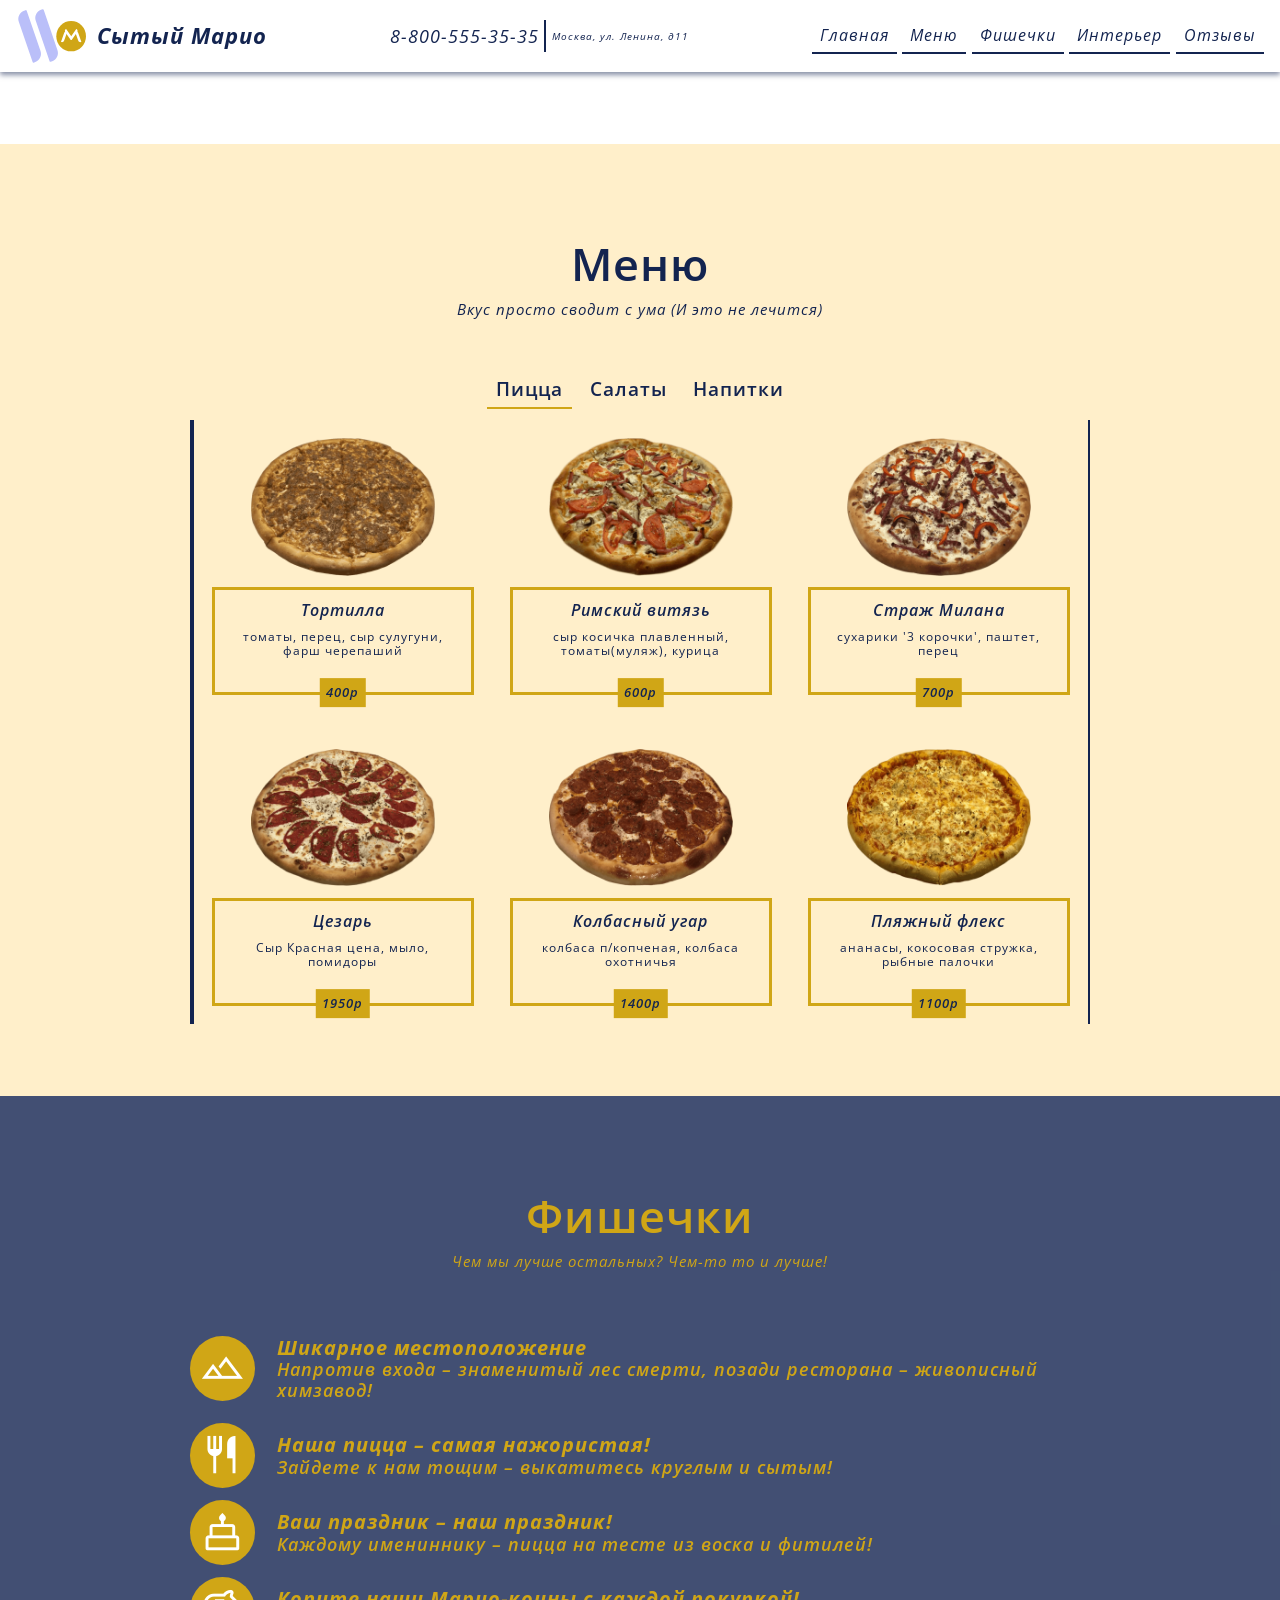
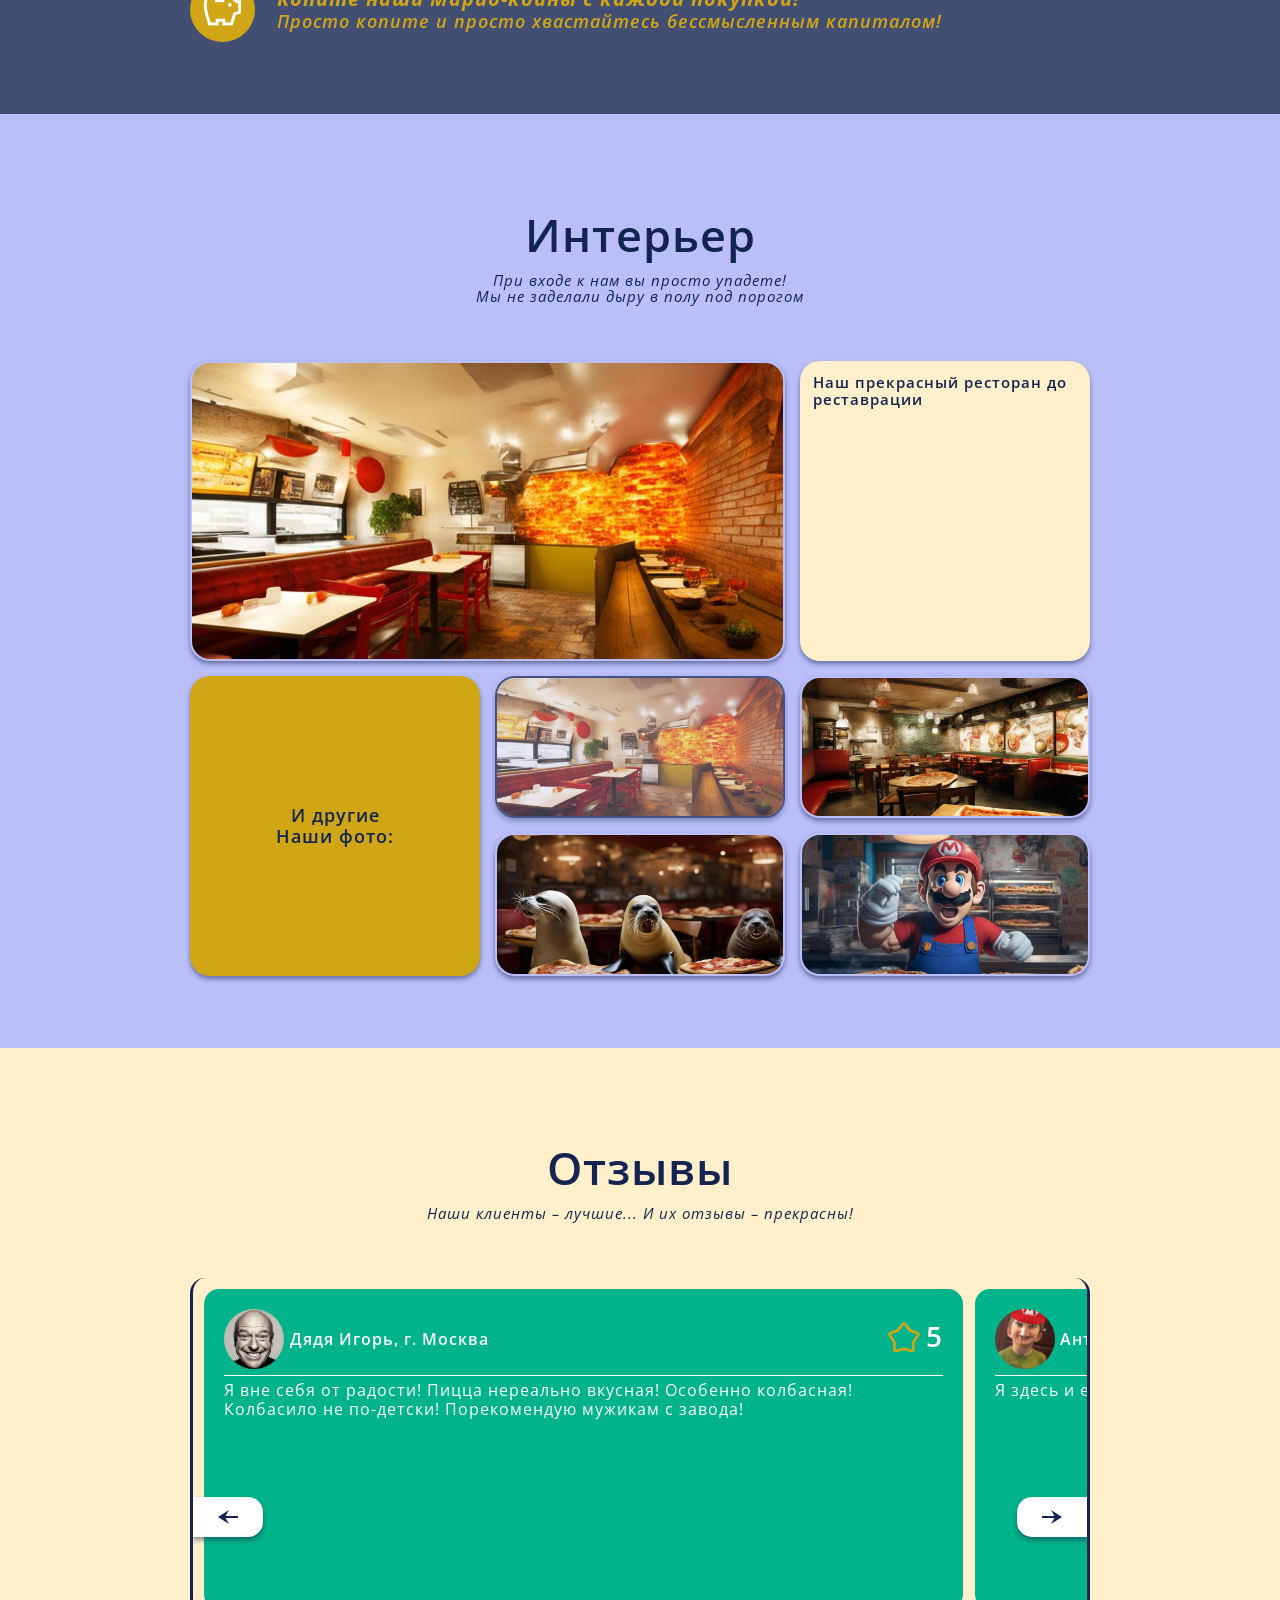
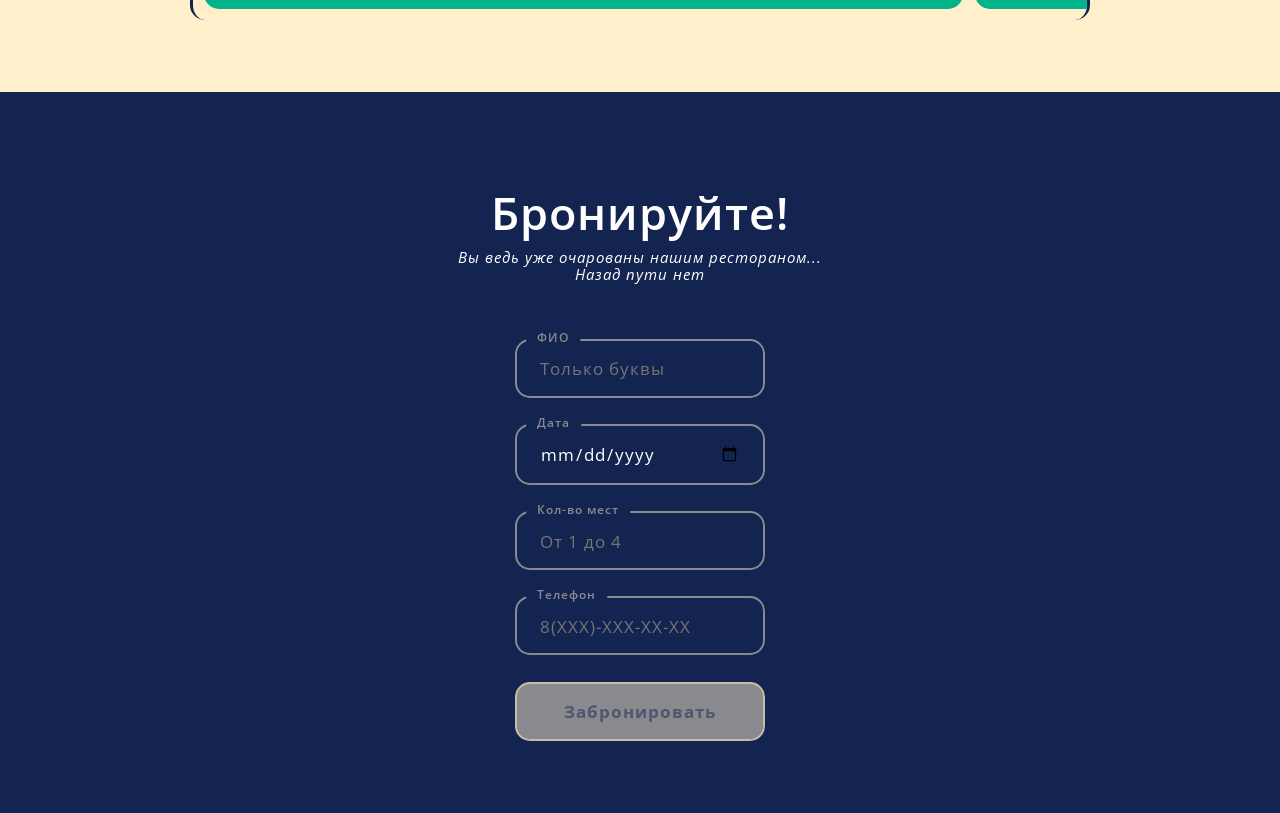
<file: index.html>
<!DOCTYPE html>
<html lang="ru">
<head>
    <meta charset="UTF-8">
    <meta name="viewport" content="width=device-width, initial-scale=1.0">
    <title>Пиццерия СЫТЫЙ МАРИО</title>
    
    <!-- favicon -->
    <link rel="icon" href="img/favicons/favicon.svg" type="image/svg+xml">

    <!-- Google Icons -->
    <link rel="stylesheet" href="https://fonts.googleapis.com/css2?family=Material+Symbols+Outlined:opsz,wght,FILL,GRAD@24,400,0,0">

    <!-- styles -->
    <link rel="stylesheet" href="css/styles.css" />

    <link rel="stylesheet" href="css/normalize.css" />

    <!-- scripts -->
    <script src="js/slider-reviews.js" defer></script>
    <script src="js/collage.js" defer></script>
    <script src="js/menu.js" defer></script>
    <script src="js/header.js" defer></script>
    </head>

    <body class="body">

    <!-- header -->
    <header class="js-body__header body__header header shadow-out">
        <div class="header__container container">

    <!-- logo -->
    <a class="header__logo-container" href="/">

    <div class="header__logo">
        <img src="img/logo/logo-mario.svg" alt="СЫТЫЙ МАРИО логотип" />
    </div>

    <p class="header__logo-text">Сытый Марио</p>
</a>

<!-- contacts -->
<div class="header__contacts-container">
    <a class="header__telephone" href="tel:88005553535">
        <div class="header__telephone-back"></div>
        <span class="header__telephone-text">8-800-555-35-35</span>
    </a>

    <a class="header__address" href="https://yandex.ru/maps/-/CDbHA0ky">
        <div class="header__address-back"></div>
        <span class="header__address-text">Москва, ул. Ленина, д11</span>
    </a>
</div>

<!-- navigation -->
<nav class="header__nav">

<ul class="js-nav-list nav-list nav-list_hided">

<li class="js-nav-list__item nav-list__item">
    <a class="nav-list__item-link" href="#cover">Главная</a>
    <div class="nav-list__item-back nav-list__item-back_1"></div>
</li>
<li class="js-nav-list__item nav-list__item">
    <a class="nav-list__item-link" href="#menu">Меню</a>
    <div class="nav-list__item-back nav-list__item-back_2"></div>
</li>
<li class="js-nav-list__item nav-list__item">
    <a class="nav-list__item-link" href="#chips">Фишечки</a>
    <div class="nav-list__item-back nav-list__item-back_3"></div>
</li>
<li class="js-nav-list__item nav-list__item">
    <a class="nav-list__item-link" href="#interior">Интерьер</a>
    <div class="nav-list__item-back nav-list__item-back_4"></div>
</li>
<li class="js-nav-list__item nav-list__item">
    <a class="nav-list__item-link" href="#reviews">Отзывы</a>
    <div class="nav-list__item-back nav-list__item-back_5"></div>
</li>

</ul>
</nav>

<!-- burger -->
<div class="js-hamburger header__hamburger hamburger">
    <div class="hamburger__row"></div>
    <div class="hamburger__row"></div>
    <div class="hamburger__row"></div>
</div>

</div>
</header>

    <main class="body__main main">

    <!-- cover -->
    <section id="cover" class="main__section cover">
        <div class="main__section-container container">
        </div>
    </section>

    <!-- menu -->
    <section id="menu" class="main__section menu">

        <div class="main__section-container main__section-container_reverse container">

            <header class="main__section-header menu__header">
            <h2 class="main__section-header-text">Меню</h2>
            <p class="main__section-text">Вкус просто сводит с ума (И это не лечится)</p>
        </header>

        <!-- block -->

        <div class="main__section-block menu__section-block">
        
        <ul class="menu__nav-list">
        <li class="js-menu__nav-item menu__nav-item" data-menu-list-id="0">Пицца</li>
        <li class="js-menu__nav-item menu__nav-item" data-menu-list-id="1">Салаты</li>
        <li class="js-menu__nav-item menu__nav-item" data-menu-list-id="2">Напитки</li>
        </ul>

        <div class="js-menu__menu-items-block menu__menu-items-block"></div>

        </div>
        
        </div>
    </section>

    <!-- chips -->
    <section id="chips" class="main__section chips parallax parallax_cute">

    <div class="parallax__mask parallax__mask_special-1"></div>

    <div class="main__section-container container parallax__main">
            
            <header class="main__section-header">
            <h2 class="main__section-header-text">Фишечки</h2>
            <p class="main__section-text">Чем мы лучше остальных? Чем-то то и лучше!</p>
        </header>

        <!-- block -->
    <div class="main__section-block chips__chips-items-block">
        
    <div class="chip-item">
        <div class="chip-item__icon-container">
            <span class="chip-item__icon material-symbols-outlined">landscape</span>
        </div>
        <p class="chip-item__text">
            <span class="chip-item__main-text">Шикарное местоположение</span>
            <br>
            Напротив входа – знаменитый лес смерти, позади ресторана – живописный химзавод!
        </p>
    </div>
    

    <div class="chip-item">
    <div class="chip-item__icon-container">
        <span class="chip-item__icon material-symbols-outlined">restaurant</span>
    </div>
    <p class="chip-item__text">
        <span class="chip-item__main-text">Наша пицца – самая нажористая!</span>
        <br>
        Зайдете к нам тощим – выкатитесь круглым и сытым!
    </p>
    </div>

    <div class="chip-item">
    <div class="chip-item__icon-container">
        <span class="chip-item__icon material-symbols-outlined">cake</span>
    </div>
    <p class="chip-item__text">
        <span class="chip-item__main-text">Ваш праздник – наш праздник!</span>
        <br>
        Каждому имениннику – пицца на тесте из воска и фитилей!
        </p>
    </div>

    <div class="chip-item">
    <div class="chip-item__icon-container">
        <span class="chip-item__icon material-symbols-outlined">savings</span>
    </div>
    <p class="chip-item__text">
        <span class="chip-item__main-text">Копите наши Марио-коины с каждой покупкой!</span>
        <br>
        Просто копите и просто хвастайтесь бессмысленным капиталом!
        </p>
    </div>
        
        </div>
    </section>

    <!-- interior -->
    <section id="interior" class="main__section interior">

        <div class="main__section-container main__section-container_reverse container">

            <header class="main__section-header">
            <h2 class="main__section-header-text">Интерьер</h2>
            <p class="main__section-text">При входе к нам вы просто упадете!<br>Мы не заделали дыру в полу под порогом</p>
        </header>

    <!-- block -->
    <div class="main__section-block collage">

    <div class="collage__view-box collage-item shadow-out">
    <img class="js-collage__view-box-img collage__view-box-img collage-item__img" src="/" alt="...">
    </div>

    <div class="collage__view-textbox collage-item shadow-out">
    <p class="js-collage__view-text collage__view-text collage-item__text">
        ...
    </p>
    </div>

    <div class="collage__alt-textbox collage-item shadow-out">
    <p class="collage__alt-text collage-item__text">
        И другие <br class="collage-item__br"> Наши фото:
    </p>
    </div>

    <ul class="js-collage__collage-items-list collage__collage-items-list">
    </ul>

    </div>

    </div>
    </section>

    <!-- reviews -->
    <section id="reviews" class="main__section reviews">
        <div class="main__section-container container">

            <header class="main__section-header">
            <h2 class="main__section-header-text">Отзывы</h2>
            <p class="main__section-text">Наши клиенты – лучшие... И их отзывы – прекрасны!</p>
        </header>

        <!-- block -->
        <div class="main__section-block reviews__slider">
        
        <div class="js-reviews__sliderLine reviews__sliderLine">
        </div>

        <button class="js-slider-btn-prev reviews__button reviews__button_prev shadow-out" type="button">
            <span class="reviews__button-icon material-symbols-outlined">line_start_arrow_notch</span>
        </button>

        <button class="js-slider-btn-next reviews__button reviews__button_next shadow-out" type="button">
            <span class="reviews__button-icon material-symbols-outlined">line_end_arrow_notch</span>
        </button>
        </div>
        </div>
    </section>

    <!-- reservation -->
    <section id="reservation" class="main__section reservation">
        
        <div class="main__section-container main__section-container_reverse container">

            <header class="main__section-header">
            <h2 class="main__section-header-text">Бронируйте!</h2>
            <p class="main__section-text">Вы ведь уже очарованы нашим рестораном...<br>Назад пути нет</p>
        </header>

        <!-- block -->
        <div class="main__section-block reservation__block">
    <form class="form" name="reservationForm" method="POST" action="https://formspree.io/f/xjkqyvzd">
        <div class="input-box"> 
            <input id="formFIO" class="input-box__input"
                type="text" name="formFIO"
                placeholder="Только буквы"
                pattern="^[A-Za-zА-Яа-яЁё\s]+$"
                minlength="2"
                required>
            <label for="formFIO" class="input-box__label">ФИО</label>
        </div>

        <div class="input-box">
            <input id="formDate" class="input-box__input"
                type="date" name="formDate" required>
            <label for="formDate" class="input-box__label">Дата</label>
        </div>

        <div class="input-box">
            <input id="formPlaces" class="input-box__input"
                type="number" name="formPlaces"
                placeholder="От 1 до 4"
                min="1" max="4"
                minlength="1" required>
            <label for="formPlaces" class="input-box__label">Кол-во мест</label>
        </div>

        <div class="input-box">
            <input id="formTel" class="input-box__input"
                type="tel" name="formTel"
                placeholder="8(XXX)-XXX-XX-XX"
                pattern="8\([0-9]{3}\)-[0-9]{3}-[0-9]{2}-[0-9]{2}"
                required>
            <label for="formTel" class="input-box__label">Телефон</label>
        </div>

        <button class="form__button" type="submit">Забронировать</button>
        </form>

        </div>
        
    </div>
    </section>



    </main>
</body>
</html>
</file>
<file: css/styles.css>
@import "blocks/body.css";
@import "blocks/header.css";
@import "blocks/main.css";

/* глобальные стили */
@import "blocks/sections/cover.css";
@import "blocks/sections/menu.css";
@import "blocks/sections/reviews.css";
@import "blocks/sections/chips.css";
@import "blocks/sections/interior.css";
@import "blocks/sections/reservation.css";

/* глобальные стили */
@import "globalStyles.css";

/* переменные */
@import "variables.css";
@import "colors.css";

/* шрифты */
@import "fonts.css";

/* Блоки */
@import "blocks/body.css";
@import "blocks/hamburger.css";
@import "blocks/nav-list.css";

@import "blocks/menu-item.css";

@import "animations.css";

@import "blocks/parallax.css";
@import "blocks/chip-item.css";
@import "blocks/menu-item.css";

@import 'blocks/collage.css';

@import "blocks/review-item.css";

@import "blocks/form.css";
</file>
